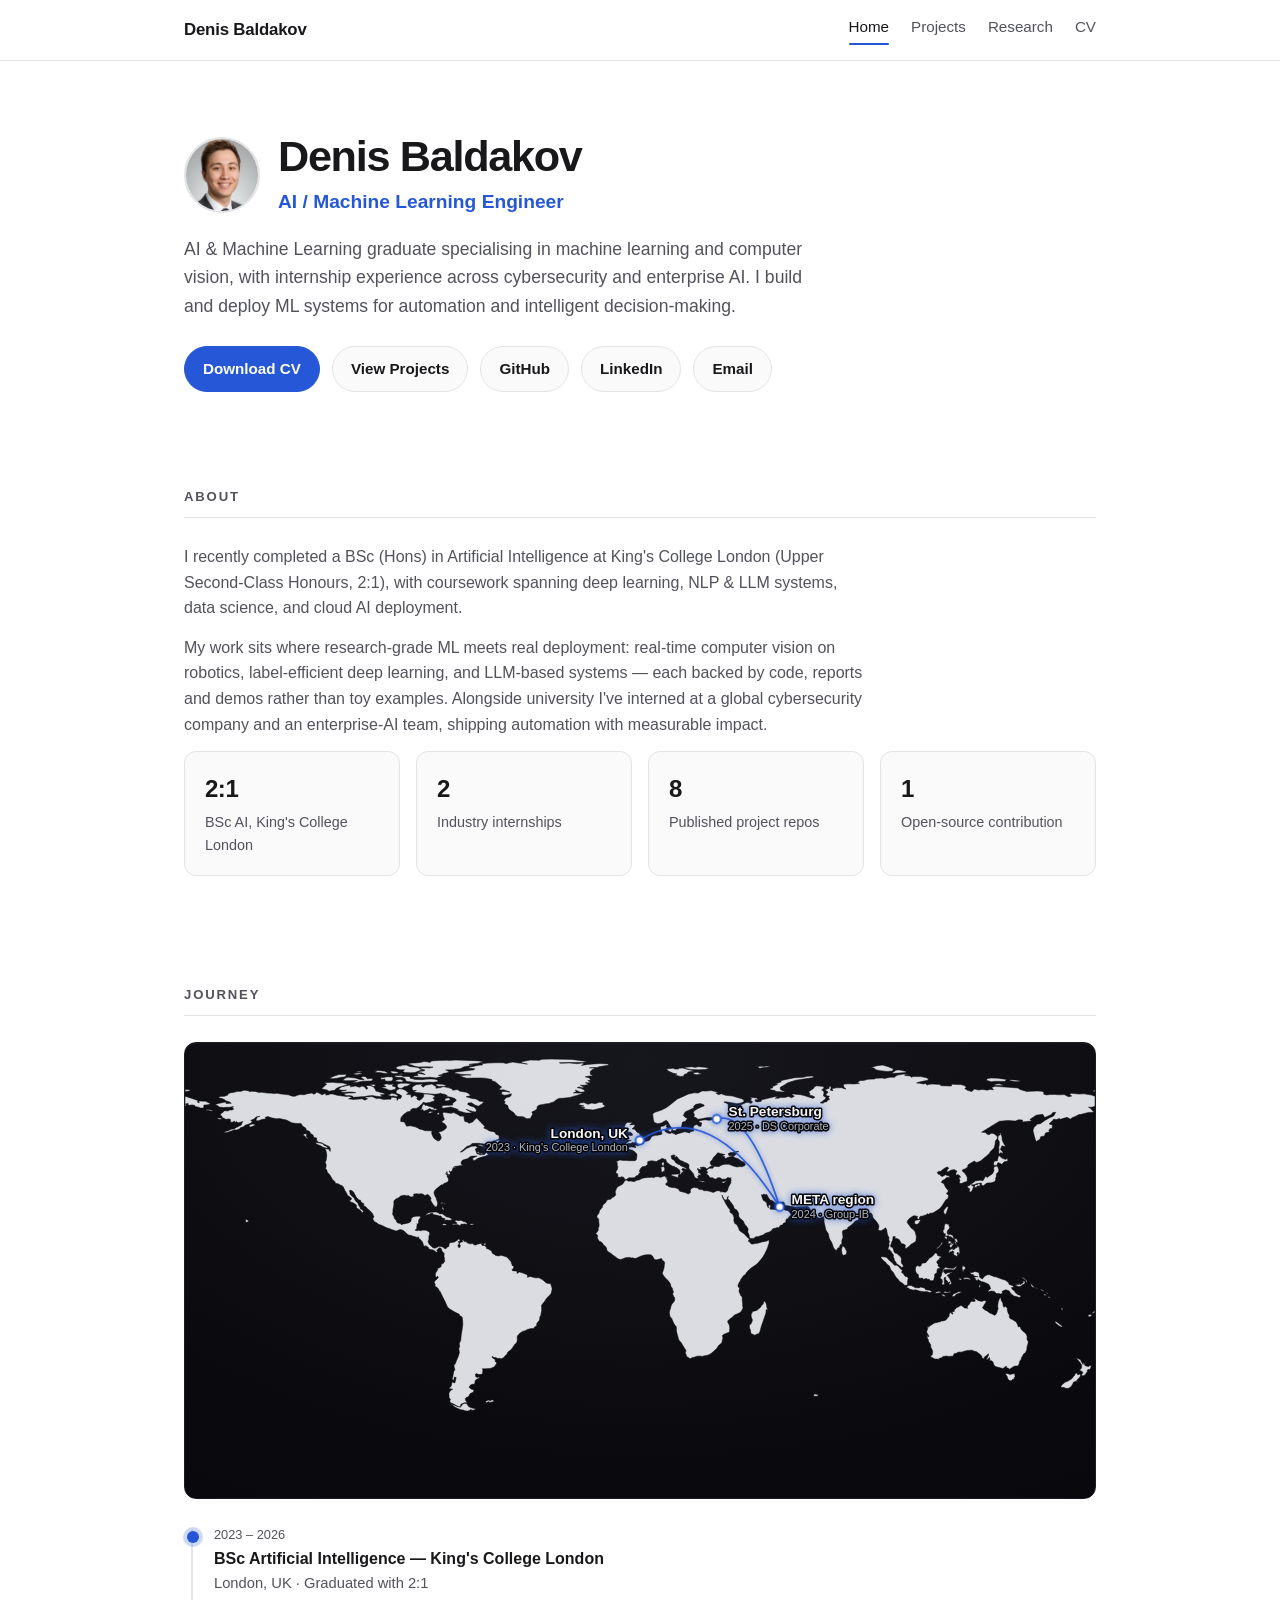
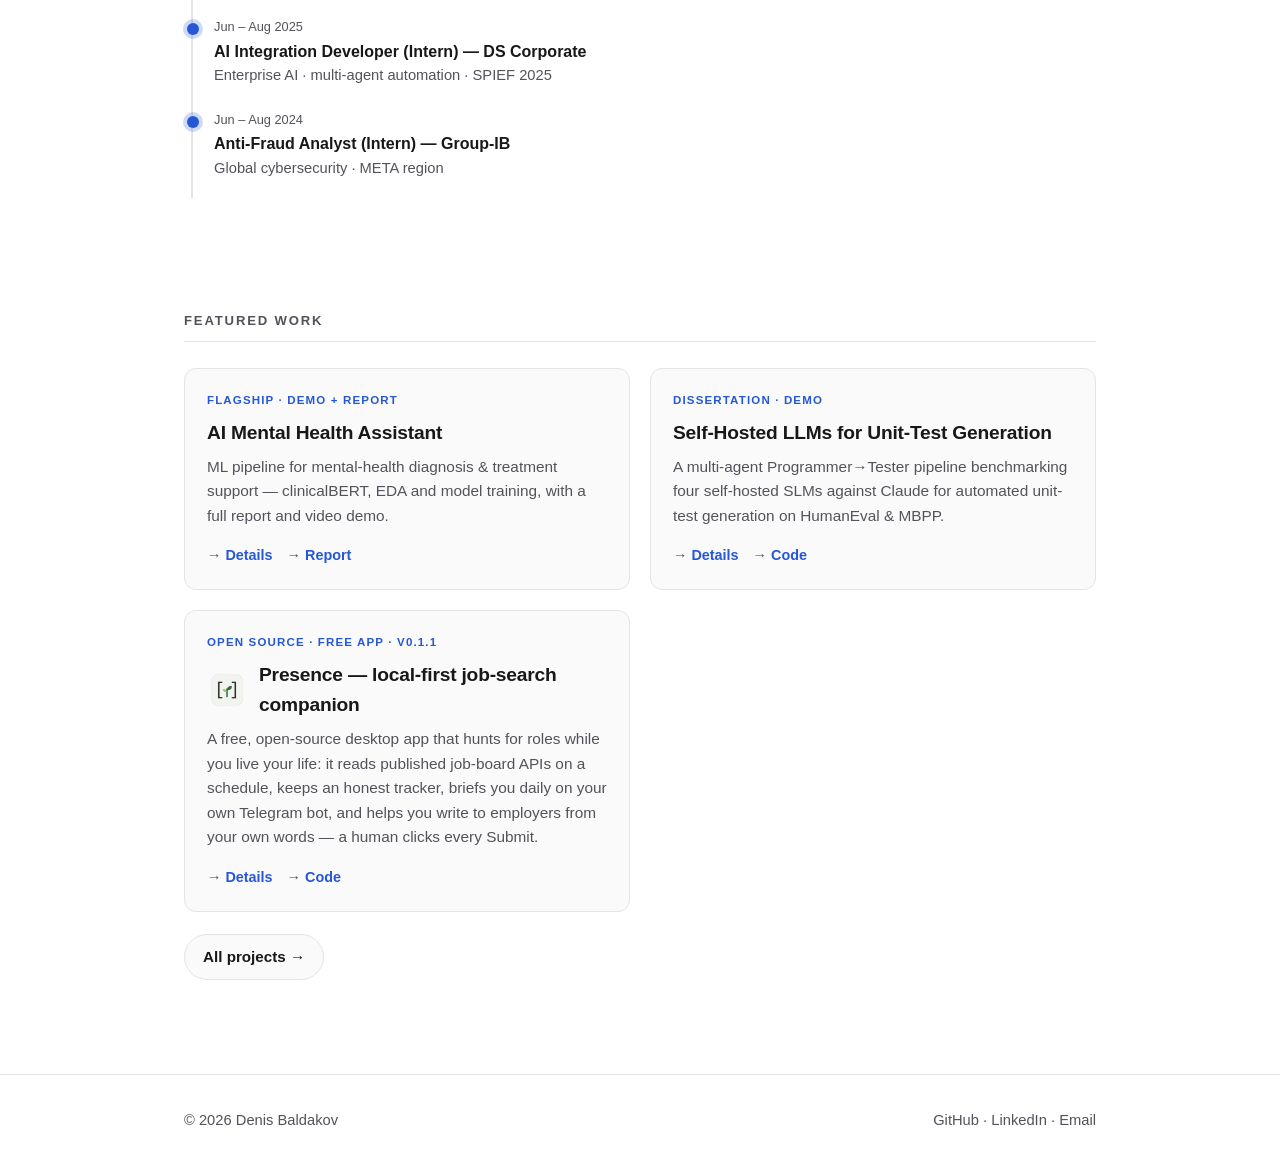
<file: index.html>
<!doctype html>
<html lang="en">
<head>
  <meta charset="utf-8">
  <meta name="viewport" content="width=device-width, initial-scale=1">
  <title>Denis Baldakov — AI / Machine Learning Engineer</title>
  <meta name="description" content="Denis Baldakov — AI & Machine Learning engineer. Projects, research, demos and CV.">
  <link rel="stylesheet" href="assets/style.css">
</head>
<body>

  <!-- ======================= NAV (same on every page) ======================= -->
  <nav class="nav"><div class="container">
    <a class="brand" href="index.html">Denis Baldakov</a>
    <div class="links">
      <a href="index.html">Home</a>
      <a href="projects.html">Projects</a>
      <a href="research.html">Research</a>
      <a href="cv.html">CV</a>
    </div>
  </div></nav>

  <!-- ======================= HERO ======================= -->
  <header class="hero"><div class="container">
    <div class="hero-head">
      <img class="avatar" src="assets/denis.png" alt="Denis Baldakov" width="76" height="76">
      <div>
        <h1>Denis Baldakov</h1>
        <div class="role">AI / Machine Learning Engineer</div>
      </div>
    </div>
    <p class="lead">AI &amp; Machine Learning graduate specialising in machine learning and computer
      vision, with internship experience across cybersecurity and enterprise AI. I build and deploy
      ML systems for automation and intelligent decision-making.</p>
    <div class="actions">
      <a class="btn primary" href="files/BaldakovDenis_CV.pdf" download>Download CV</a>
      <a class="btn" href="projects.html">View Projects</a>
      <a class="btn" href="https://github.com/Sofa3xpert" target="_blank" rel="noopener">GitHub</a>
      <a class="btn" href="https://www.linkedin.com/in/denis-baldakov2026" target="_blank" rel="noopener">LinkedIn</a>
      <a class="btn" href="mailto:denis1111baldakov@gmail.com">Email</a>
    </div>
  </div></header>

  <!-- ======================= ABOUT ======================= -->
  <section class="section"><div class="container">
    <h2>About</h2>
    <div class="prose">
      <p>I recently completed a BSc (Hons) in Artificial Intelligence at King's College London
        (Upper Second-Class Honours, 2:1), with coursework spanning deep learning, NLP &amp; LLM
        systems, data science, and cloud AI deployment.</p>
      <p>My work sits where research-grade ML meets real deployment: real-time computer vision on
        robotics, label-efficient deep learning, and LLM-based systems — each backed by code,
        reports and demos rather than toy examples. Alongside university I've interned at a global
        cybersecurity company and an enterprise-AI team, shipping automation with measurable impact.</p>
    </div>
    <div class="stats">
      <div class="stat"><div class="n">2:1</div><div class="l">BSc AI, King's College London</div></div>
      <div class="stat"><div class="n">2</div><div class="l">Industry internships</div></div>
      <div class="stat"><div class="n">8</div><div class="l">Published project repos</div></div>
      <div class="stat"><div class="n">1</div><div class="l">Open-source contribution</div></div>
    </div>
  </div></section>

  <!-- ======================= JOURNEY (future animated map goes here) ======================= -->
  <section class="section" id="journey"><div class="container">
    <h2>Journey</h2>
    <!-- Animated world map. Rendered + animated by assets/worldmap.js
         (edit the POINTS list there to add a location). If JS is off, the
         dashed slot below shows this text instead. -->
    <div class="map-slot" id="world-map">
      London · META region · St. Petersburg — see the timeline below.
    </div>
    <div class="timeline">
      <div class="tl-item"><div class="when">2023 – 2026</div><div class="what">BSc Artificial Intelligence — King's College London</div><div class="where">London, UK · Graduated with 2:1</div></div>
      <div class="tl-item"><div class="when">Jun – Aug 2025</div><div class="what">AI Integration Developer (Intern) — DS Corporate</div><div class="where">Enterprise AI · multi-agent automation · SPIEF 2025</div></div>
      <div class="tl-item"><div class="when">Jun – Aug 2024</div><div class="what">Anti-Fraud Analyst (Intern) — Group-IB</div><div class="where">Global cybersecurity · META region</div></div>
    </div>
  </div></section>

  <!-- ======================= FEATURED WORK ======================= -->
  <section class="section"><div class="container">
    <h2>Featured Work</h2>
    <div class="grid">
      <article class="card">
        <span class="tag">Flagship · Demo + Report</span>
        <h3>AI Mental Health Assistant</h3>
        <p>ML pipeline for mental-health diagnosis &amp; treatment support — clinicalBERT, EDA and
          model training, with a full report and video demo.</p>
        <div class="card-links">
          <a href="projects.html#mental-health">Details</a>
          <a href="research.html#report">Report</a>
        </div>
      </article>
      <article class="card">
        <span class="tag">Dissertation · Demo</span>
        <h3>Self-Hosted LLMs for Unit-Test Generation</h3>
        <p>A multi-agent Programmer&rarr;Tester pipeline benchmarking four self-hosted SLMs against
          Claude for automated unit-test generation on HumanEval &amp; MBPP.</p>
        <div class="card-links">
          <a href="projects.html#slm-tests">Details</a>
          <a href="https://github.com/Sofa3xpert/slm-unit-test-generation" target="_blank" rel="noopener">Code</a>
        </div>
      </article>
      <article class="card">
        <span class="tag">Open Source · Free app · v0.1.1</span>
        <div class="card-head">
          <img class="card-icon" src="assets/presence.png" alt="Presence logo" width="40" height="40">
          <h3>Presence &mdash; local-first job-search companion</h3>
        </div>
        <p>A free, open-source desktop app that hunts for roles while you live your life: it reads
          published job-board APIs on a schedule, keeps an honest tracker, briefs you daily on your own
          Telegram bot, and helps you write to employers from your own words &mdash; a human clicks every Submit.</p>
        <div class="card-links">
          <a href="projects.html#presence">Details</a>
          <a href="https://github.com/Sofa3xpert/presence" target="_blank" rel="noopener">Code</a>
        </div>
      </article>
    </div>
    <p style="margin-top:22px;"><a class="btn" href="projects.html">All projects →</a></p>
  </div></section>

  <!-- ======================= FOOTER (same on every page) ======================= -->
  <footer class="footer"><div class="container">
    <span>© 2026 Denis Baldakov</span>
    <span>
      <a href="https://github.com/Sofa3xpert" target="_blank" rel="noopener">GitHub</a> ·
      <a href="https://www.linkedin.com/in/denis-baldakov2026" target="_blank" rel="noopener">LinkedIn</a> ·
      <a href="mailto:denis1111baldakov@gmail.com">Email</a>
    </span>
  </div></footer>

  <script src="assets/main.js"></script>
  <script src="assets/worldmap.js"></script>
</body>
</html>
</file>
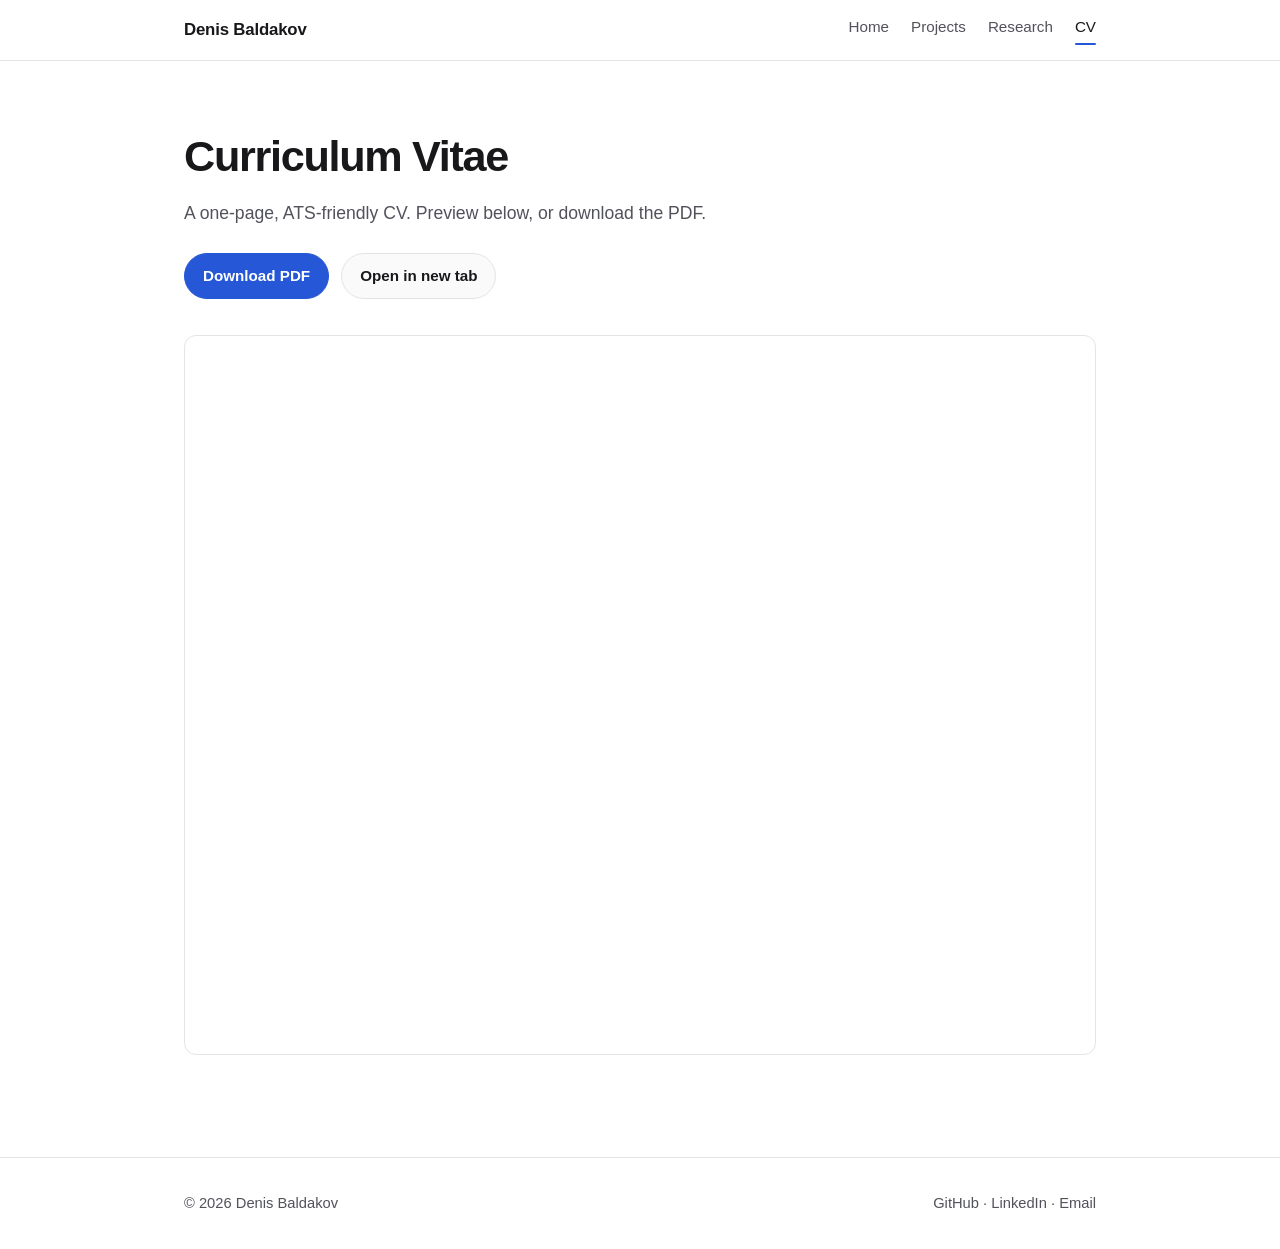
<file: cv.html>
<!doctype html>
<html lang="en">
<head>
  <meta charset="utf-8">
  <meta name="viewport" content="width=device-width, initial-scale=1">
  <title>CV — Denis Baldakov</title>
  <meta name="description" content="Curriculum vitae of Denis Baldakov — AI / Machine Learning engineer.">
  <link rel="stylesheet" href="assets/style.css">
</head>
<body>

  <nav class="nav"><div class="container">
    <a class="brand" href="index.html">Denis Baldakov</a>
    <div class="links">
      <a href="index.html">Home</a>
      <a href="projects.html">Projects</a>
      <a href="research.html">Research</a>
      <a href="cv.html">CV</a>
    </div>
  </div></nav>

  <header class="hero" style="padding-bottom:20px;"><div class="container">
    <h1>Curriculum Vitae</h1>
    <p class="lead">A one-page, ATS-friendly CV. Preview below, or download the PDF.</p>
    <div class="actions">
      <a class="btn primary" href="files/BaldakovDenis_CV.pdf" download>Download PDF</a>
      <a class="btn" href="files/BaldakovDenis_CV.pdf" target="_blank" rel="noopener">Open in new tab</a>
    </div>
  </div></header>

  <section class="section" style="padding-top:16px;"><div class="container">
    <iframe class="embed-pdf" src="files/BaldakovDenis_CV.pdf#view=FitH" title="Denis Baldakov CV"></iframe>
  </div></section>

  <footer class="footer"><div class="container">
    <span>© 2026 Denis Baldakov</span>
    <span>
      <a href="https://github.com/Sofa3xpert" target="_blank" rel="noopener">GitHub</a> ·
      <a href="https://www.linkedin.com/in/denis-baldakov2026" target="_blank" rel="noopener">LinkedIn</a> ·
      <a href="mailto:denis1111baldakov@gmail.com">Email</a>
    </span>
  </div></footer>

  <script src="assets/main.js"></script>
</body>
</html>
</file>
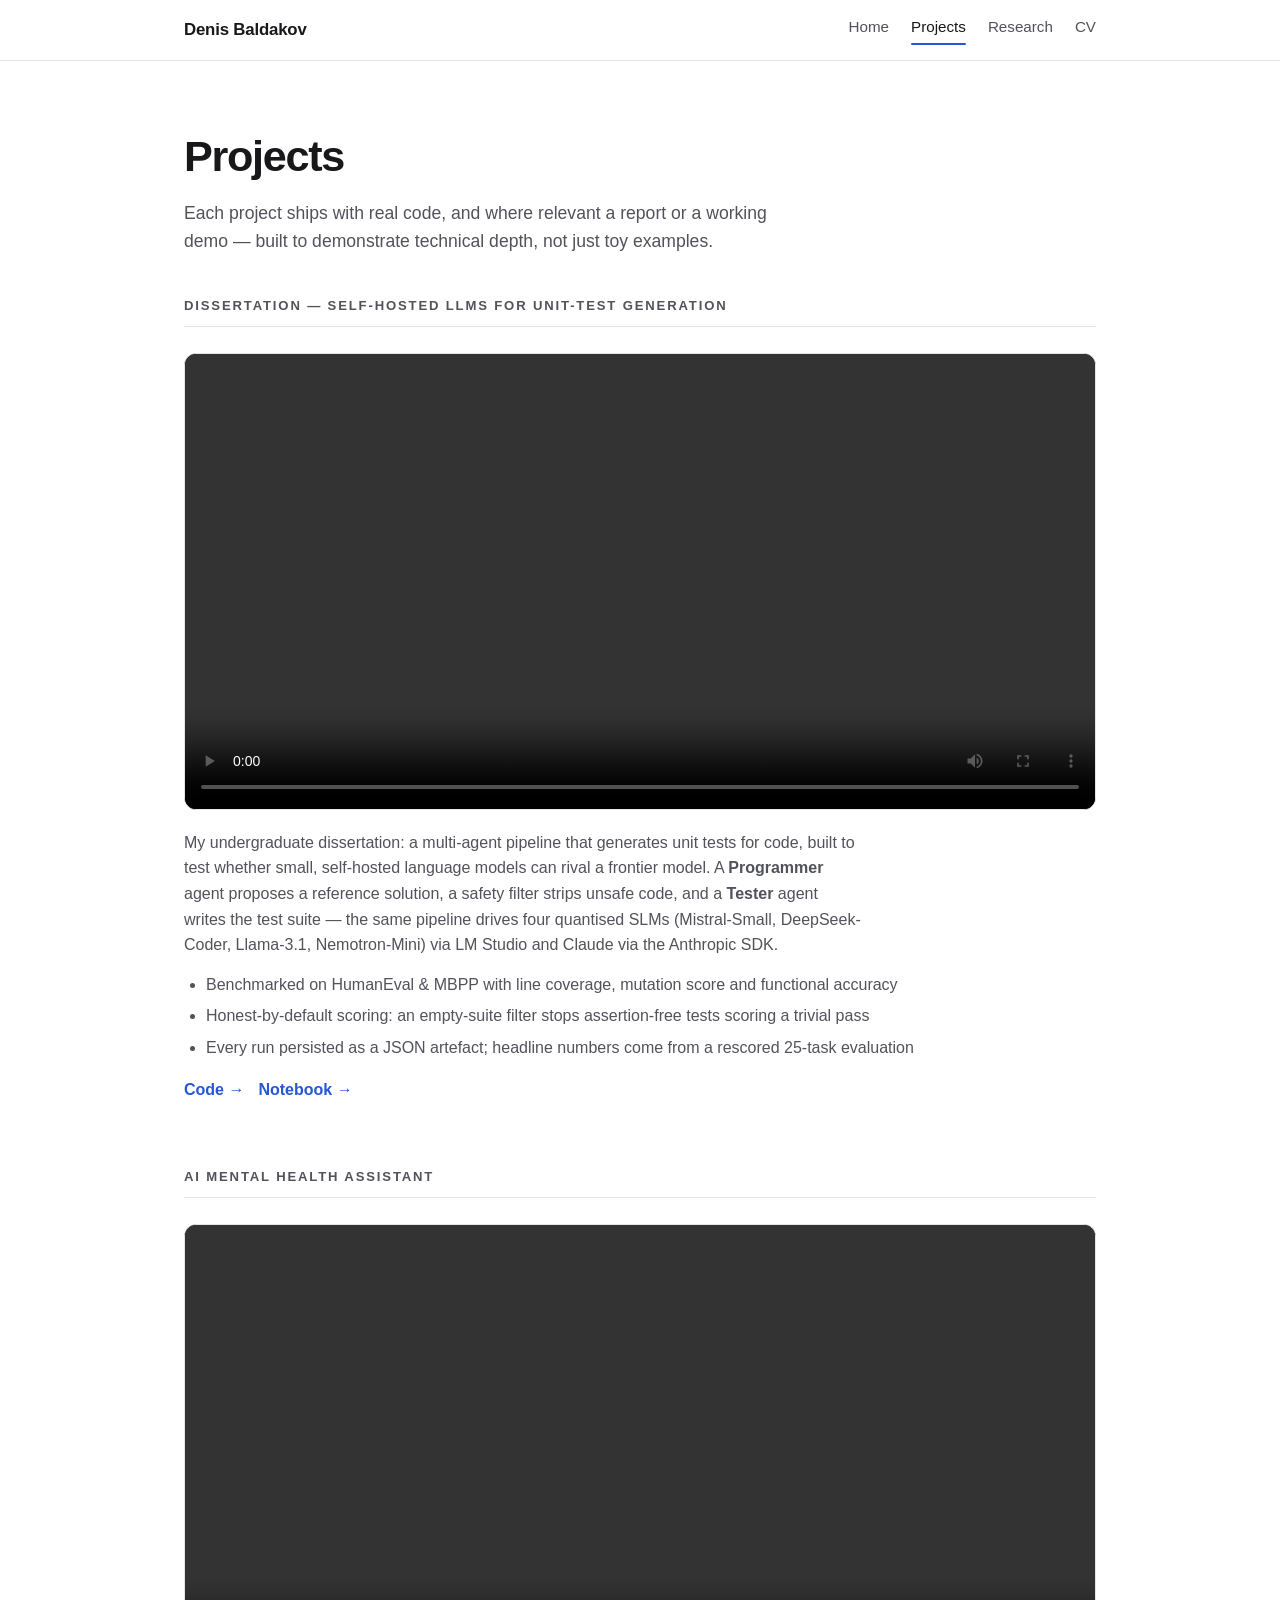
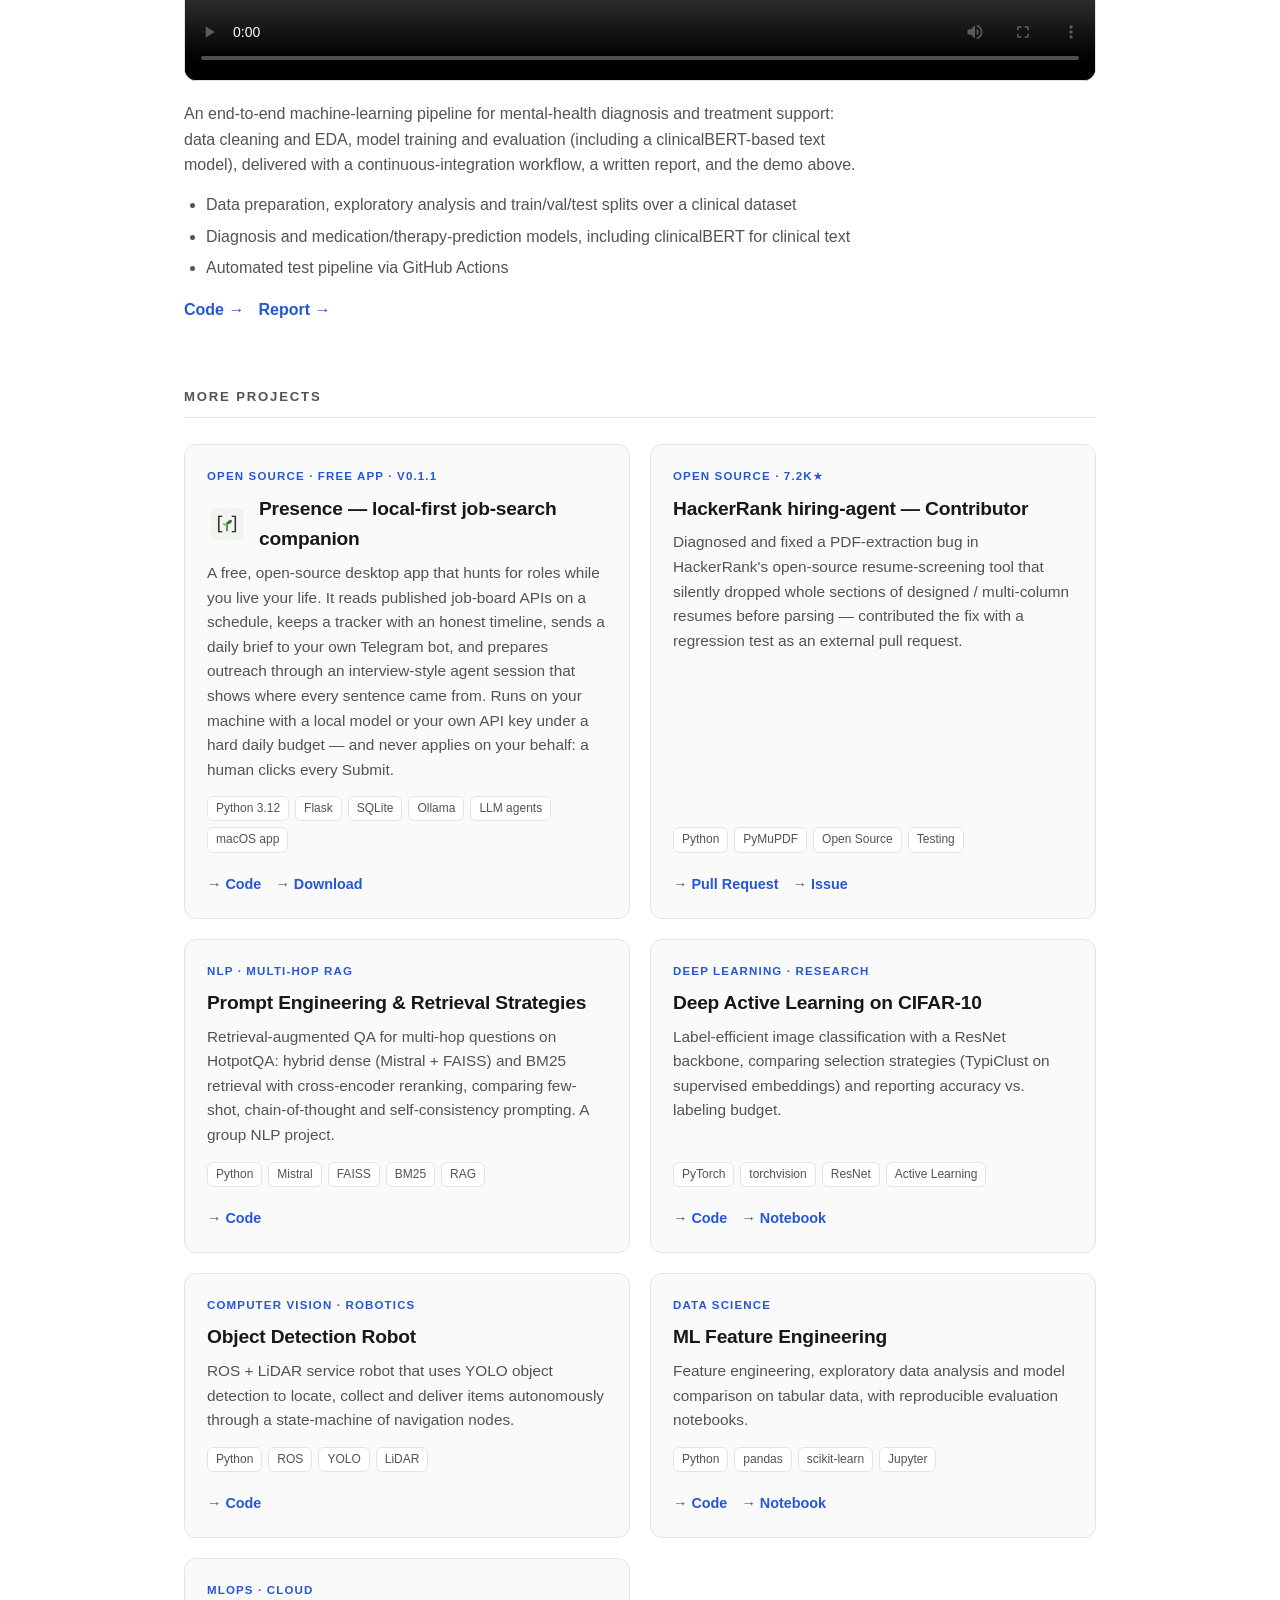
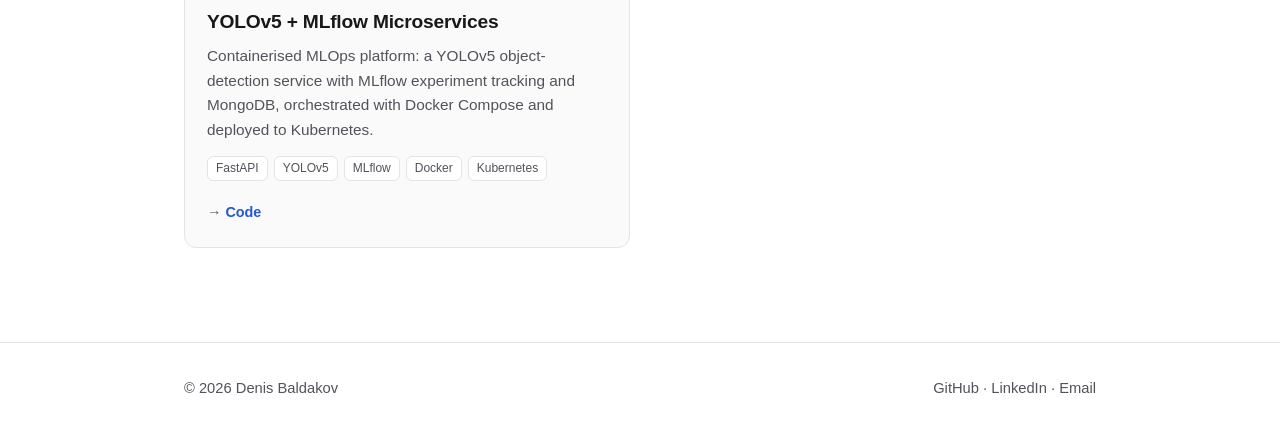
<file: projects.html>
<!doctype html>
<html lang="en">
<head>
  <meta charset="utf-8">
  <meta name="viewport" content="width=device-width, initial-scale=1">
  <title>Projects — Denis Baldakov</title>
  <meta name="description" content="Technical projects by Denis Baldakov — computer vision, deep learning and LLM systems with code, demos and reports.">
  <link rel="stylesheet" href="assets/style.css">
</head>
<body>

  <nav class="nav"><div class="container">
    <a class="brand" href="index.html">Denis Baldakov</a>
    <div class="links">
      <a href="index.html">Home</a>
      <a href="projects.html">Projects</a>
      <a href="research.html">Research</a>
      <a href="cv.html">CV</a>
    </div>
  </div></nav>

  <header class="hero" style="padding-bottom:20px;"><div class="container">
    <h1>Projects</h1>
    <p class="lead">Each project ships with real code, and where relevant a report or a working demo —
      built to demonstrate technical depth, not just toy examples.</p>
  </div></header>

  <!-- ======================= DISSERTATION with embedded demo ======================= -->
  <section class="section" id="slm-tests" style="padding-top:20px;"><div class="container">
    <h2>Dissertation — Self-Hosted LLMs for Unit-Test Generation</h2>
    <div class="media" style="margin-bottom:20px;">
      <video controls preload="metadata" poster="">
        <source src="files/dissertation_demo.mp4" type="video/mp4">
        Your browser can't play this video — <a href="files/dissertation_demo.mp4">download it</a>.
      </video>
    </div>
    <div class="prose">
      <p>My undergraduate dissertation: a multi-agent pipeline that generates unit tests for code, built to
        test whether small, self-hosted language models can rival a frontier model. A <strong>Programmer</strong>
        agent proposes a reference solution, a safety filter strips unsafe code, and a <strong>Tester</strong>
        agent writes the test suite — the same pipeline drives four quantised SLMs (Mistral-Small,
        DeepSeek-Coder, Llama-3.1, Nemotron-Mini) via LM Studio and Claude via the Anthropic SDK.</p>
      <ul>
        <li>Benchmarked on HumanEval &amp; MBPP with line coverage, mutation score and functional accuracy</li>
        <li>Honest-by-default scoring: an empty-suite filter stops assertion-free tests scoring a trivial pass</li>
        <li>Every run persisted as a JSON artefact; headline numbers come from a rescored 25-task evaluation</li>
      </ul>
    </div>
    <div class="card-links" style="display:flex; gap:14px; font-weight:600;">
      <a href="https://github.com/Sofa3xpert/slm-unit-test-generation" target="_blank" rel="noopener">Code →</a>
      <a href="research.html#notebooks">Notebook →</a>
    </div>
  </div></section>

  <!-- ======================= FLAGSHIP with embedded demo ======================= -->
  <section class="section" id="mental-health" style="padding-top:10px;"><div class="container">
    <h2>AI Mental Health Assistant</h2>
    <div class="media" style="margin-bottom:20px;">
      <video controls preload="metadata" poster="">
        <source src="files/mental_health_demo.mp4" type="video/mp4">
        Your browser can't play this video — <a href="files/mental_health_demo.mp4">download it</a>.
      </video>
    </div>
    <div class="prose">
      <p>An end-to-end machine-learning pipeline for mental-health diagnosis and treatment support:
        data cleaning and EDA, model training and evaluation (including a clinicalBERT-based text
        model), delivered with a continuous-integration workflow, a written report, and the demo above.</p>
      <ul>
        <li>Data preparation, exploratory analysis and train/val/test splits over a clinical dataset</li>
        <li>Diagnosis and medication/therapy-prediction models, including clinicalBERT for clinical text</li>
        <li>Automated test pipeline via GitHub Actions</li>
      </ul>
    </div>
    <div class="card-links" style="display:flex; gap:14px; font-weight:600;">
      <a href="https://github.com/Sofa3xpert/ai-mental-health-assistant" target="_blank" rel="noopener">Code →</a>
      <a href="research.html#report">Report →</a>
    </div>
  </div></section>

  <!-- ======================= OTHER PROJECTS ======================= -->
  <section class="section" style="padding-top:10px;"><div class="container">
    <h2>More Projects</h2>
    <div class="grid">

      <!-- ADD A PROJECT: copy one <article class="card"> … </article> block and edit -->
      <article class="card" id="presence">
        <span class="tag">Open Source · Free app · v0.1.1</span>
        <div class="card-head">
          <img class="card-icon" src="assets/presence.png" alt="Presence logo" width="40" height="40">
          <h3>Presence &mdash; local-first job-search companion</h3>
        </div>
        <p>A free, open-source desktop app that hunts for roles while you live your life. It reads
          published job-board APIs on a schedule, keeps a tracker with an honest timeline, sends a daily
          brief to your own Telegram bot, and prepares outreach through an interview-style agent session
          that shows where every sentence came from. Runs on your machine with a local model or your own
          API key under a hard daily budget &mdash; and never applies on your behalf: a human clicks every Submit.</p>
        <div class="tech"><span>Python 3.12</span><span>Flask</span><span>SQLite</span><span>Ollama</span><span>LLM agents</span><span>macOS app</span></div>
        <div class="card-links">
          <a href="https://github.com/Sofa3xpert/presence" target="_blank" rel="noopener">Code</a>
          <a href="https://github.com/Sofa3xpert/presence/releases/latest" target="_blank" rel="noopener">Download</a>
        </div>
      </article>

      <article class="card" id="open-source">
        <span class="tag">Open Source · 7.2k★</span>
        <h3>HackerRank hiring-agent — Contributor</h3>
        <p>Diagnosed and fixed a PDF-extraction bug in HackerRank's open-source resume-screening tool
          that silently dropped whole sections of designed / multi-column resumes before parsing —
          contributed the fix with a regression test as an external pull request.</p>
        <div class="tech"><span>Python</span><span>PyMuPDF</span><span>Open Source</span><span>Testing</span></div>
        <div class="card-links">
          <a href="https://github.com/interviewstreet/hiring-agent/pull/401" target="_blank" rel="noopener">Pull Request</a>
          <a href="https://github.com/interviewstreet/hiring-agent/issues/400" target="_blank" rel="noopener">Issue</a>
        </div>
      </article>

      <article class="card" id="rag-retrieval">
        <span class="tag">NLP · Multi-Hop RAG</span>
        <h3>Prompt Engineering &amp; Retrieval Strategies</h3>
        <p>Retrieval-augmented QA for multi-hop questions on HotpotQA: hybrid dense (Mistral + FAISS) and
          BM25 retrieval with cross-encoder reranking, comparing few-shot, chain-of-thought and
          self-consistency prompting. A group NLP project.</p>
        <div class="tech"><span>Python</span><span>Mistral</span><span>FAISS</span><span>BM25</span><span>RAG</span></div>
        <div class="card-links">
          <a href="https://github.com/Sofa3xpert/prompt-engineering-retrieval-strategies" target="_blank" rel="noopener">Code</a>
        </div>
      </article>

      <article class="card" id="active-learning">
        <span class="tag">Deep Learning · Research</span>
        <h3>Deep Active Learning on CIFAR-10</h3>
        <p>Label-efficient image classification with a ResNet backbone, comparing selection
          strategies (TypiClust on supervised embeddings) and reporting accuracy vs. labeling budget.</p>
        <div class="tech"><span>PyTorch</span><span>torchvision</span><span>ResNet</span><span>Active Learning</span></div>
        <div class="card-links">
          <a href="https://github.com/Sofa3xpert/active-learning-cifar10" target="_blank" rel="noopener">Code</a>
          <a href="research.html#notebooks">Notebook</a>
        </div>
      </article>

      <article class="card" id="ros-robot">
        <span class="tag">Computer Vision · Robotics</span>
        <h3>Object Detection Robot</h3>
        <p>ROS + LiDAR service robot that uses YOLO object detection to locate, collect and deliver
          items autonomously through a state-machine of navigation nodes.</p>
        <div class="tech"><span>Python</span><span>ROS</span><span>YOLO</span><span>LiDAR</span></div>
        <div class="card-links">
          <a href="https://github.com/Sofa3xpert/ros-object-detection-robot" target="_blank" rel="noopener">Code</a>
        </div>
      </article>

      <article class="card" id="feature-eng">
        <span class="tag">Data Science</span>
        <h3>ML Feature Engineering</h3>
        <p>Feature engineering, exploratory data analysis and model comparison on tabular data,
          with reproducible evaluation notebooks.</p>
        <div class="tech"><span>Python</span><span>pandas</span><span>scikit-learn</span><span>Jupyter</span></div>
        <div class="card-links">
          <a href="https://github.com/Sofa3xpert/ml-feature-engineering" target="_blank" rel="noopener">Code</a>
          <a href="research.html#notebooks">Notebook</a>
        </div>
      </article>

      <article class="card" id="yolo-mlops">
        <span class="tag">MLOps · Cloud</span>
        <h3>YOLOv5 + MLflow Microservices</h3>
        <p>Containerised MLOps platform: a YOLOv5 object-detection service with MLflow experiment
          tracking and MongoDB, orchestrated with Docker Compose and deployed to Kubernetes.</p>
        <div class="tech"><span>FastAPI</span><span>YOLOv5</span><span>MLflow</span><span>Docker</span><span>Kubernetes</span></div>
        <div class="card-links">
          <a href="https://github.com/Sofa3xpert/yolo-mlflow-microservices" target="_blank" rel="noopener">Code</a>
        </div>
      </article>

    </div>
  </div></section>

  <footer class="footer"><div class="container">
    <span>© 2026 Denis Baldakov</span>
    <span>
      <a href="https://github.com/Sofa3xpert" target="_blank" rel="noopener">GitHub</a> ·
      <a href="https://www.linkedin.com/in/denis-baldakov2026" target="_blank" rel="noopener">LinkedIn</a> ·
      <a href="mailto:denis1111baldakov@gmail.com">Email</a>
    </span>
  </div></footer>

  <script src="assets/main.js"></script>
</body>
</html>
</file>
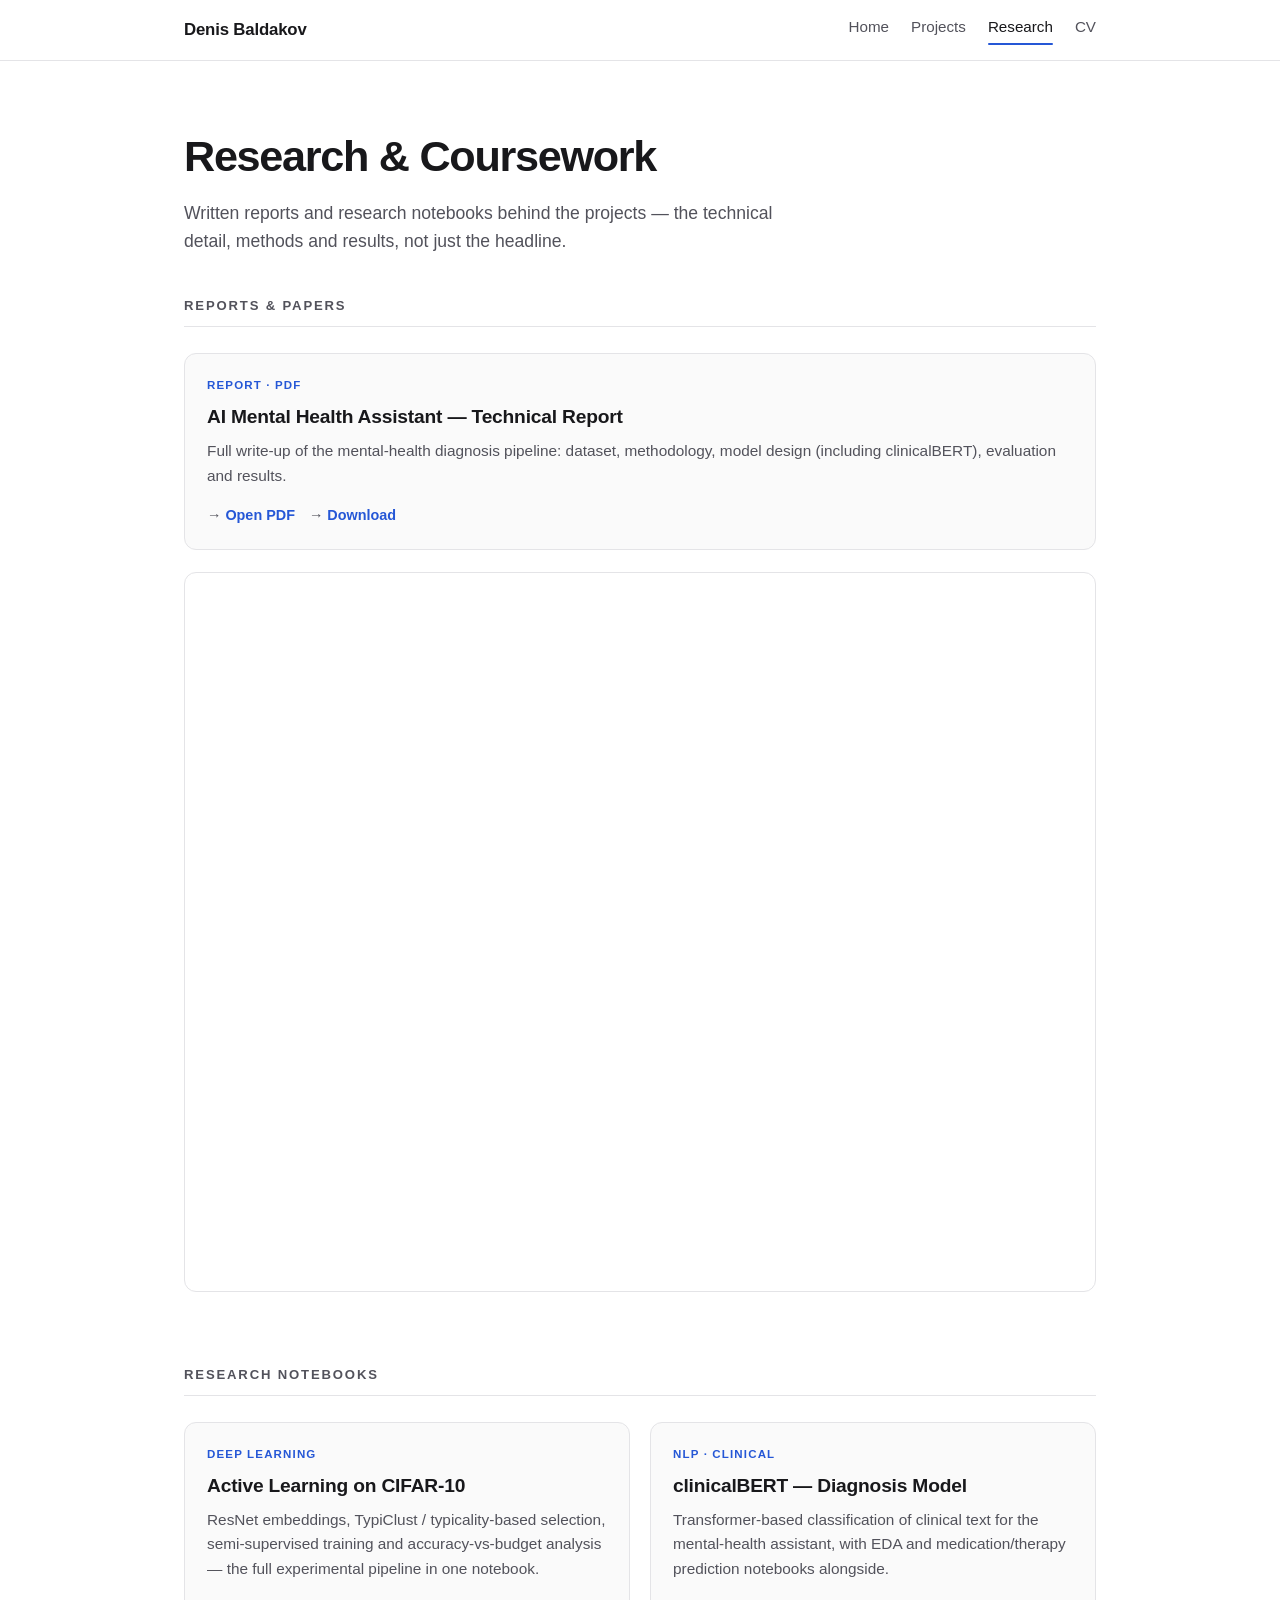
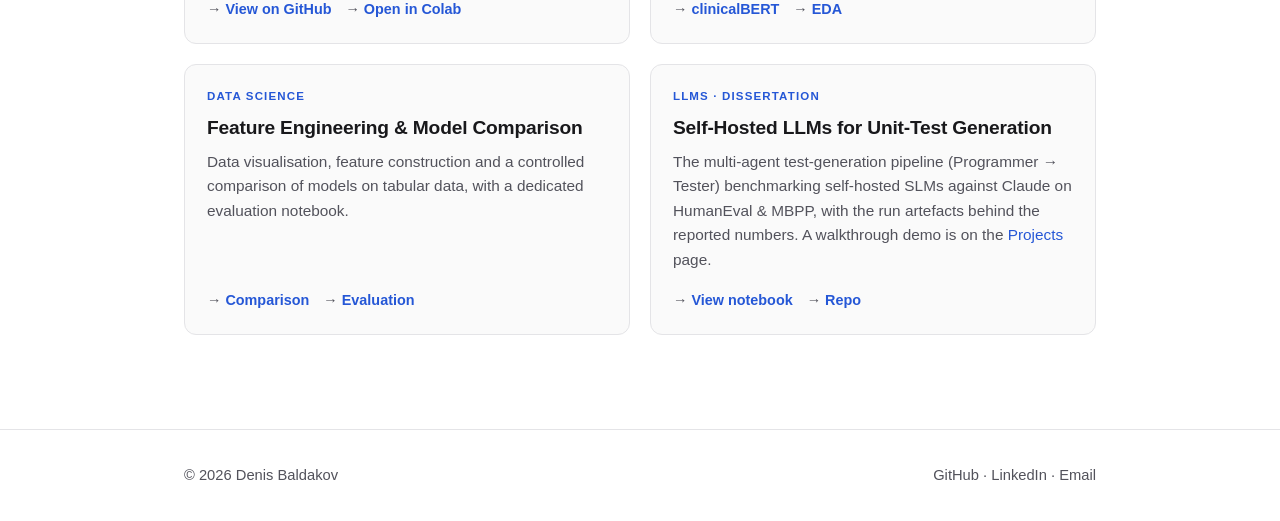
<file: research.html>
<!doctype html>
<html lang="en">
<head>
  <meta charset="utf-8">
  <meta name="viewport" content="width=device-width, initial-scale=1">
  <title>Research &amp; Coursework — Denis Baldakov</title>
  <meta name="description" content="Reports, papers and coursework by Denis Baldakov — with notebooks and write-ups.">
  <link rel="stylesheet" href="assets/style.css">
</head>
<body>

  <nav class="nav"><div class="container">
    <a class="brand" href="index.html">Denis Baldakov</a>
    <div class="links">
      <a href="index.html">Home</a>
      <a href="projects.html">Projects</a>
      <a href="research.html">Research</a>
      <a href="cv.html">CV</a>
    </div>
  </div></nav>

  <header class="hero" style="padding-bottom:20px;"><div class="container">
    <h1>Research &amp; Coursework</h1>
    <p class="lead">Written reports and research notebooks behind the projects — the technical detail,
      methods and results, not just the headline.</p>
  </div></header>

  <!-- ======================= REPORTS ======================= -->
  <section class="section" id="report" style="padding-top:20px;"><div class="container">
    <h2>Reports &amp; Papers</h2>
    <div class="card" style="margin-bottom:22px;">
      <span class="tag">Report · PDF</span>
      <h3>AI Mental Health Assistant — Technical Report</h3>
      <p>Full write-up of the mental-health diagnosis pipeline: dataset, methodology, model design
        (including clinicalBERT), evaluation and results.</p>
      <div class="card-links">
        <a href="files/AGAP_report.pdf" target="_blank" rel="noopener">Open PDF</a>
        <a href="files/AGAP_report.pdf" download>Download</a>
      </div>
    </div>
    <iframe class="embed-pdf" src="files/AGAP_report.pdf#view=FitH" title="AI Mental Health Assistant report"></iframe>
  </div></section>

  <!-- ======================= NOTEBOOKS ======================= -->
  <section class="section" id="notebooks" style="padding-top:10px;"><div class="container">
    <h2>Research Notebooks</h2>
    <div class="grid">

      <!-- ADD A NOTEBOOK/PAPER: copy one <article class="card"> … </article> block and edit -->
      <article class="card">
        <span class="tag">Deep Learning</span>
        <h3>Active Learning on CIFAR-10</h3>
        <p>ResNet embeddings, TypiClust / typicality-based selection, semi-supervised training and
          accuracy-vs-budget analysis — the full experimental pipeline in one notebook.</p>
        <div class="card-links">
          <a href="https://github.com/Sofa3xpert/active-learning-cifar10/blob/main/CW2_final.ipynb" target="_blank" rel="noopener">View on GitHub</a>
          <a href="https://colab.research.google.com/github/Sofa3xpert/active-learning-cifar10/blob/main/CW2_final.ipynb" target="_blank" rel="noopener">Open in Colab</a>
        </div>
      </article>

      <article class="card">
        <span class="tag">NLP · Clinical</span>
        <h3>clinicalBERT — Diagnosis Model</h3>
        <p>Transformer-based classification of clinical text for the mental-health assistant,
          with EDA and medication/therapy prediction notebooks alongside.</p>
        <div class="card-links">
          <a href="https://github.com/Sofa3xpert/ai-mental-health-assistant/blob/main/Group-1/training/clinicalBERT.ipynb" target="_blank" rel="noopener">clinicalBERT</a>
          <a href="https://github.com/Sofa3xpert/ai-mental-health-assistant/blob/main/Group-1/Dataprep/eda.ipynb" target="_blank" rel="noopener">EDA</a>
        </div>
      </article>

      <article class="card">
        <span class="tag">Data Science</span>
        <h3>Feature Engineering &amp; Model Comparison</h3>
        <p>Data visualisation, feature construction and a controlled comparison of models on tabular
          data, with a dedicated evaluation notebook.</p>
        <div class="card-links">
          <a href="https://github.com/Sofa3xpert/ml-feature-engineering/blob/main/comparison.ipynb" target="_blank" rel="noopener">Comparison</a>
          <a href="https://github.com/Sofa3xpert/ml-feature-engineering/blob/main/eval.ipynb" target="_blank" rel="noopener">Evaluation</a>
        </div>
      </article>

      <article class="card">
        <span class="tag">LLMs · Dissertation</span>
        <h3>Self-Hosted LLMs for Unit-Test Generation</h3>
        <p>The multi-agent test-generation pipeline (Programmer → Tester) benchmarking self-hosted
          SLMs against Claude on HumanEval &amp; MBPP, with the run artefacts behind the reported numbers.
          A walkthrough demo is on the <a href="projects.html#slm-tests">Projects</a> page.</p>
        <div class="card-links">
          <a href="https://github.com/Sofa3xpert/slm-unit-test-generation/blob/main/AutoTestPipeline/auto_test_pipeline.ipynb" target="_blank" rel="noopener">View notebook</a>
          <a href="https://github.com/Sofa3xpert/slm-unit-test-generation" target="_blank" rel="noopener">Repo</a>
        </div>
      </article>

    </div>
  </div></section>

  <footer class="footer"><div class="container">
    <span>© 2026 Denis Baldakov</span>
    <span>
      <a href="https://github.com/Sofa3xpert" target="_blank" rel="noopener">GitHub</a> ·
      <a href="https://www.linkedin.com/in/denis-baldakov2026" target="_blank" rel="noopener">LinkedIn</a> ·
      <a href="mailto:denis1111baldakov@gmail.com">Email</a>
    </span>
  </div></footer>

  <script src="assets/main.js"></script>
</body>
</html>
</file>
<file: assets/style.css>
/* ===========================================================================
   Denis Baldakov — portfolio styles
   Single shared stylesheet for every page. Edit colours/spacing in :root.
   =========================================================================== */

:root {
  --bg:        #ffffff;
  --surface:   #fafafa;
  --border:    #e4e4e7;
  --text:      #18181b;
  --muted:     #52525b;
  --accent:    #2557d6;
  --accent-2:  #1a3fa0;
  --maxw:      960px;
  --radius:    12px;
  --font: "Helvetica Neue", Arial, system-ui, sans-serif;
}

@media (prefers-color-scheme: dark) {
  :root {
    --bg:      #0d0d10;
    --surface: #16161b;
    --border:  #2a2a31;
    --text:    #ececee;
    --muted:   #a1a1aa;
    --accent:  #6a9bff;
    --accent-2:#9cbcff;
  }
}

* { margin: 0; padding: 0; box-sizing: border-box; }

html { scroll-behavior: smooth; }

body {
  font-family: var(--font);
  background: var(--bg);
  color: var(--text);
  line-height: 1.6;
  font-size: 16px;
  -webkit-font-smoothing: antialiased;
}

a { color: var(--accent); text-decoration: none; }
a:hover { text-decoration: underline; }

.container { max-width: var(--maxw); margin: 0 auto; padding: 0 24px; }

/* ---- Navigation ---------------------------------------------------------- */
.nav {
  position: sticky; top: 0; z-index: 50;
  background: color-mix(in srgb, var(--bg) 88%, transparent);
  backdrop-filter: saturate(160%) blur(10px);
  border-bottom: 1px solid var(--border);
}
.nav .container {
  display: flex; align-items: center; justify-content: space-between;
  height: 60px;
}
.nav .brand { font-weight: 700; font-size: 1.05rem; letter-spacing: -0.01em; color: var(--text); }
.nav .links { display: flex; gap: 22px; }
.nav .links a { color: var(--muted); font-size: 0.95rem; font-weight: 500; }
.nav .links a:hover { color: var(--text); text-decoration: none; }
.nav .links a.active { color: var(--text); }
.nav .links a.active::after {
  content: ""; display: block; height: 2px; background: var(--accent);
  border-radius: 2px; margin-top: 3px;
}

/* ---- Section headers (CV-consistent: caps + rule) ------------------------ */
.section { padding: 54px 0; }
.section h2 {
  font-size: 0.82rem; text-transform: uppercase; letter-spacing: 0.14em;
  color: var(--muted); font-weight: 700;
  border-bottom: 1px solid var(--border); padding-bottom: 10px; margin-bottom: 26px;
}

/* ---- Hero ---------------------------------------------------------------- */
.hero { padding: 72px 0 40px; }
.hero h1 { font-size: 2.7rem; font-weight: 800; letter-spacing: -0.03em; line-height: 1.1; }
.hero .role { font-size: 1.2rem; color: var(--accent); font-weight: 600; margin-top: 6px; }
.hero p.lead { font-size: 1.1rem; color: var(--muted); max-width: 620px; margin-top: 18px; }
.hero .actions { display: flex; flex-wrap: wrap; gap: 12px; margin-top: 26px; }

/* ---- Buttons ------------------------------------------------------------- */
.btn {
  display: inline-flex; align-items: center; gap: 8px;
  padding: 10px 18px; border-radius: 999px; font-weight: 600; font-size: 0.95rem;
  border: 1px solid var(--border); background: var(--surface); color: var(--text);
  transition: transform .12s ease, border-color .12s ease, background .12s ease;
}
.btn:hover { text-decoration: none; transform: translateY(-1px); border-color: var(--accent); }
.btn.primary { background: var(--accent); color: #fff; border-color: var(--accent); }
.btn.primary:hover { background: var(--accent-2); border-color: var(--accent-2); }

/* ---- Stat row ------------------------------------------------------------ */
.stats { display: grid; grid-template-columns: repeat(4, 1fr); gap: 16px; margin-top: 8px; }
.stat { border: 1px solid var(--border); border-radius: var(--radius); padding: 18px 20px; background: var(--surface); }
.stat .n { font-size: 1.5rem; font-weight: 800; letter-spacing: -0.02em; }
.stat .l { color: var(--muted); font-size: 0.9rem; margin-top: 2px; }

/* ---- Hero avatar --------------------------------------------------------- */
.hero-head { display: flex; align-items: center; gap: 18px; }
.avatar {
  width: 76px; height: 76px; flex: none;
  border-radius: 50%; object-fit: cover; object-position: center 20%;
  border: 2px solid var(--border);
}
@media (max-width: 640px) { .avatar { width: 60px; height: 60px; } .hero-head { gap: 14px; } }

/* ---- Cards (projects / papers) ------------------------------------------- */
.grid { display: grid; grid-template-columns: repeat(2, 1fr); gap: 20px; }
.card {
  border: 1px solid var(--border); border-radius: var(--radius);
  background: var(--surface); padding: 22px; display: flex; flex-direction: column;
  transition: transform .14s ease, border-color .14s ease, box-shadow .14s ease;
}
.card:hover { transform: translateY(-3px); border-color: var(--accent); box-shadow: 0 8px 30px rgba(0,0,0,.06); }
.card .tag { font-size: 0.72rem; text-transform: uppercase; letter-spacing: 0.1em; color: var(--accent); font-weight: 700; }
.card h3 { font-size: 1.2rem; margin: 8px 0 6px; letter-spacing: -0.01em; }
.card .card-head { display: flex; align-items: center; gap: 12px; margin: 8px 0 6px; }
.card .card-head h3 { margin: 0; }
.card .card-icon { width: 40px; height: 40px; border-radius: 10px; flex: none; }
.card p { color: var(--muted); font-size: 0.96rem; flex: 1; }
.card .tech { display: flex; flex-wrap: wrap; gap: 6px; margin: 14px 0 4px; }
.card .tech span {
  font-size: 0.75rem; color: var(--muted); border: 1px solid var(--border);
  border-radius: 6px; padding: 2px 8px; background: var(--bg);
}
.card .card-links { display: flex; gap: 14px; margin-top: 16px; font-size: 0.9rem; font-weight: 600; }
.card .card-links a::before { content: "→ "; color: var(--muted); }

/* ---- Featured media (video / report) ------------------------------------- */
.media { border: 1px solid var(--border); border-radius: var(--radius); overflow: hidden; background: #000; }
.media video { width: 100%; display: block; }
.embed-pdf { width: 100%; height: 80vh; border: 1px solid var(--border); border-radius: var(--radius); }

/* ---- Journey (scaffold for the future animated world map) ---------------- */
#journey .map-slot {
  position: relative; border: 1px dashed var(--border); border-radius: var(--radius);
  background: var(--surface); min-height: 120px; margin-bottom: 26px;
  display: flex; align-items: center; justify-content: center; color: var(--muted);
  font-size: 0.9rem; text-align: center; padding: 20px;
}
/* --- animated world map (JS-enhanced; falls back to the dashed slot) ------- */
#world-map.wm {
  border: 1px solid #1b1b22;
  border-radius: var(--radius);
  background: radial-gradient(125% 150% at 50% 4%, #16161d 0%, #0b0b0f 55%, #060608 100%);
  padding: 0; min-height: 0; overflow: hidden; display: block;
  box-shadow: inset 0 1px 0 rgba(255,255,255,.03);
}
.wm-svg { width: 100%; height: auto; display: block; opacity: 0; transition: opacity .8s ease; }
.wm-svg.in { opacity: 1; }

/* land: white silhouette on the dark panel */
.wm-land path {
  fill: #eceef3; fill-opacity: .92;
  stroke: #0a0a0c; stroke-width: .5; vector-effect: non-scaling-stroke;
}

/* markers */
.wm-markers { filter: drop-shadow(0 0 4px color-mix(in srgb, var(--accent) 70%, transparent)); }
.wm-pin .wm-dot {
  fill: #ffffff; stroke: var(--accent); stroke-width: 2;
  opacity: 0; transform: scale(0);
  transform-box: fill-box; transform-origin: center;
}
.wm-svg.in .wm-pin .wm-dot {
  animation: wm-pop .5s cubic-bezier(.2,1.3,.4,1) forwards;
  animation-delay: calc(.5s + var(--i) * .35s);
}
@keyframes wm-pop { to { opacity: 1; transform: scale(1); } }

.wm-pin .wm-ping {
  fill: none; stroke: var(--accent); stroke-width: 1.5; opacity: 0;
  transform-box: fill-box; transform-origin: center;
}
.wm-svg.in .wm-pin .wm-ping {
  animation: wm-ping 2.6s ease-out infinite;
  animation-delay: calc(1s + var(--i) * .35s);
}
@keyframes wm-ping {
  0%   { opacity: .5;  transform: scale(.4); }
  70%  { opacity: 0;   transform: scale(3.4); }
  100% { opacity: 0;   transform: scale(3.4); }
}

/* flight-path arcs (draw-on; delay set inline per arc in worldmap.js) */
.wm-arc {
  fill: none; stroke: var(--accent); stroke-width: 1.8; stroke-linecap: round;
  vector-effect: non-scaling-stroke; opacity: .9;
  filter: drop-shadow(0 0 3px color-mix(in srgb, var(--accent) 60%, transparent));
}
.wm-svg.in .wm-arc { animation: wm-draw 1s ease forwards; }
@keyframes wm-draw { to { stroke-dashoffset: 0; } }

/* labels */
.wm-label { opacity: 0; }
.wm-svg.in .wm-label { animation: wm-fade .6s ease forwards; animation-delay: calc(.75s + var(--i) * .35s); }
@keyframes wm-fade { to { opacity: 1; } }
.wm-label text {
  font-family: var(--font);
  paint-order: stroke; stroke: #060608; stroke-width: 3px; stroke-linejoin: round;
  vector-effect: non-scaling-stroke;
}
.wm-city { fill: #f4f5f8; font-size: 15px; font-weight: 700; }
.wm-meta { fill: #aeb4c0; font-size: 12px; }

@media (prefers-reduced-motion: reduce) {
  .wm-svg, .wm-svg.in .wm-pin .wm-dot, .wm-svg.in .wm-pin .wm-ping,
  .wm-svg.in .wm-arc, .wm-svg.in .wm-label { animation: none !important; transition: none !important; opacity: 1 !important; }
  .wm-svg.in .wm-pin .wm-dot { transform: scale(1); }
  .wm-svg.in .wm-arc { stroke-dashoffset: 0 !important; }
}
@media (max-width: 720px) {
  .wm-city { font-size: 20px; }
  .wm-meta { font-size: 16px; }
}

.timeline { position: relative; padding-left: 26px; }
.timeline::before { content: ""; position: absolute; left: 7px; top: 4px; bottom: 4px; width: 2px; background: var(--border); }
.tl-item { position: relative; padding: 0 0 22px 4px; opacity: 0; transform: translateY(10px); }
.tl-item.in { opacity: 1; transform: none; transition: opacity .5s ease, transform .5s ease; }
.tl-item::before {
  content: ""; position: absolute; left: -23px; top: 6px; width: 12px; height: 12px;
  border-radius: 50%; background: var(--accent); box-shadow: 0 0 0 4px color-mix(in srgb, var(--accent) 22%, transparent);
}
.tl-item .when { font-size: 0.8rem; color: var(--muted); }
.tl-item .what { font-weight: 700; margin-top: 1px; }
.tl-item .where { color: var(--muted); font-size: 0.92rem; }

/* ---- Footer -------------------------------------------------------------- */
.footer { border-top: 1px solid var(--border); margin-top: 40px; padding: 34px 0; color: var(--muted); font-size: 0.92rem; }
.footer .container { display: flex; flex-wrap: wrap; gap: 16px; justify-content: space-between; }
.footer a { color: var(--muted); }
.footer a:hover { color: var(--text); }

/* ---- Prose (research write-ups) ------------------------------------------ */
.prose p { color: var(--muted); margin-bottom: 14px; max-width: 680px; }
.prose ul { color: var(--muted); margin: 0 0 16px 22px; }
.prose li { margin-bottom: 6px; }

/* ---- Responsive ---------------------------------------------------------- */
@media (max-width: 720px) {
  .hero h1 { font-size: 2.1rem; }
  .grid, .stats { grid-template-columns: 1fr; }
  .nav .links { gap: 16px; }
  .nav .brand { font-size: 0.98rem; }
}
</file>
